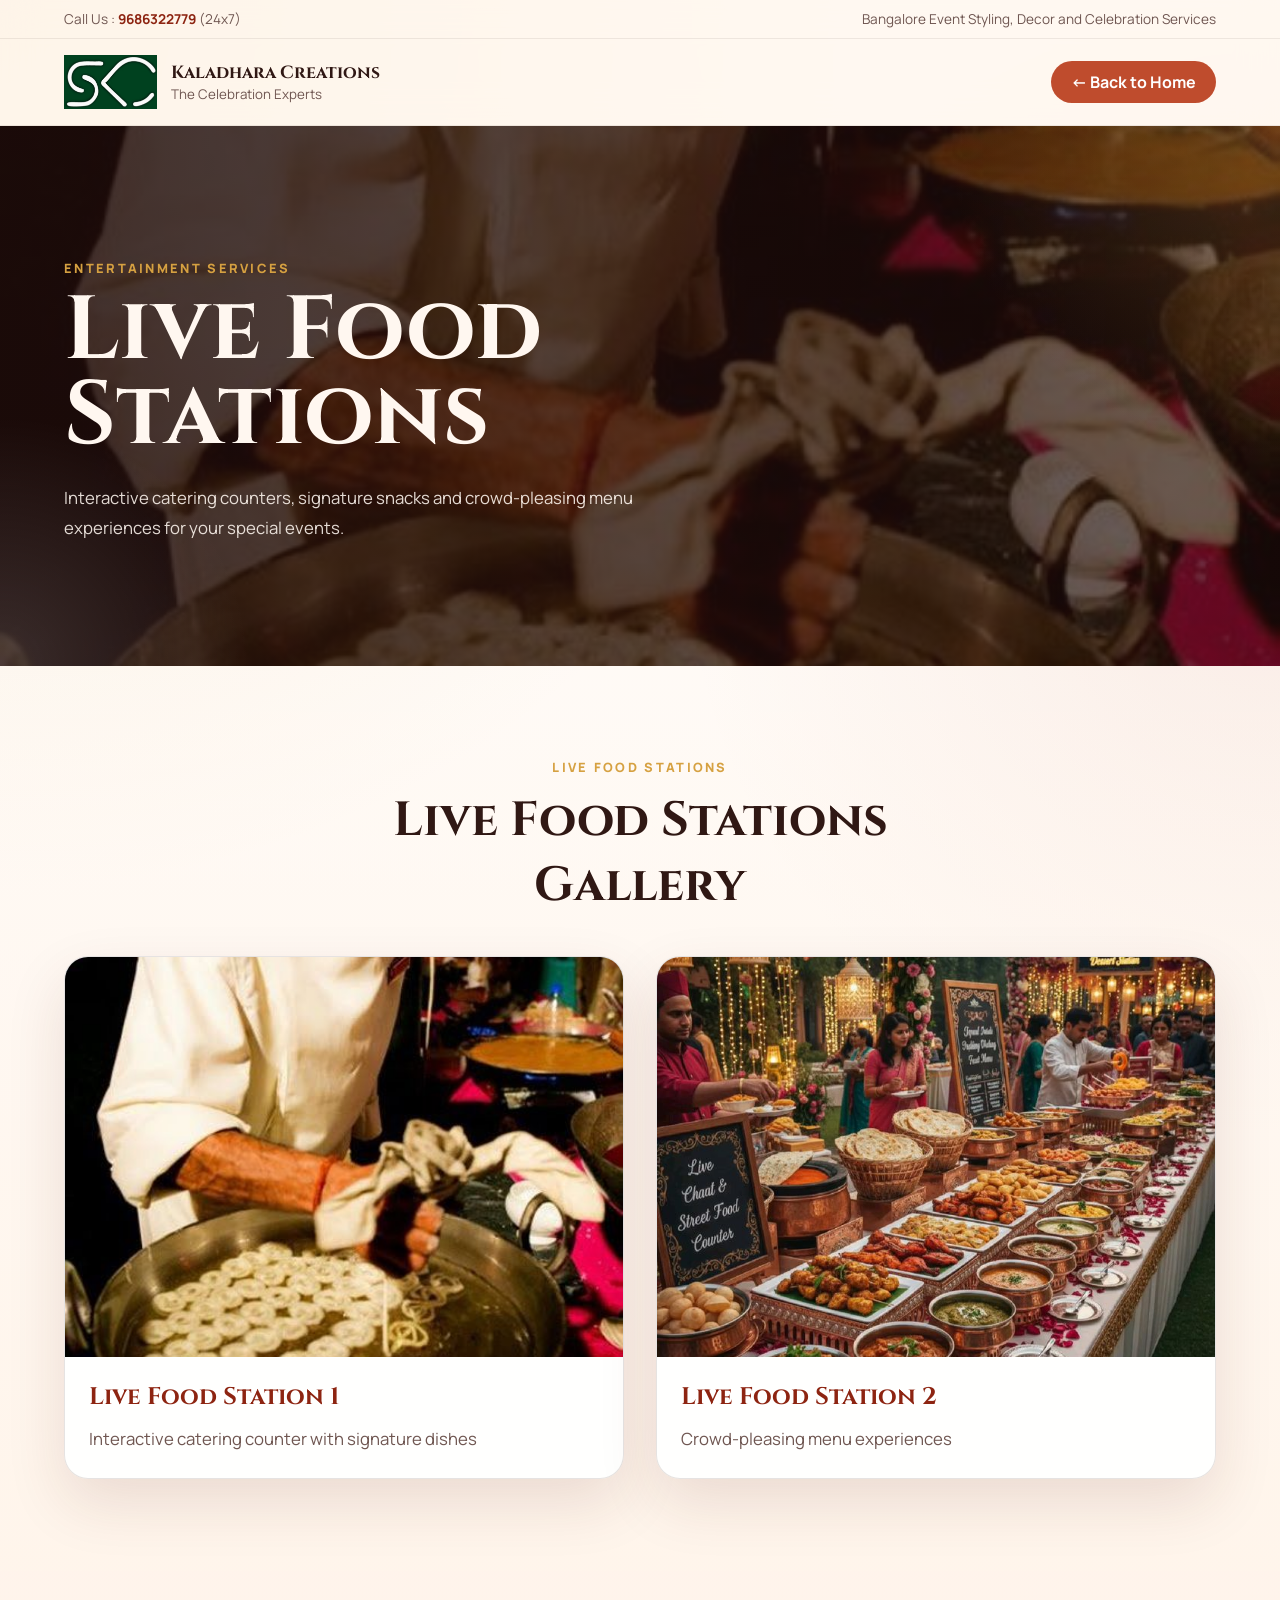
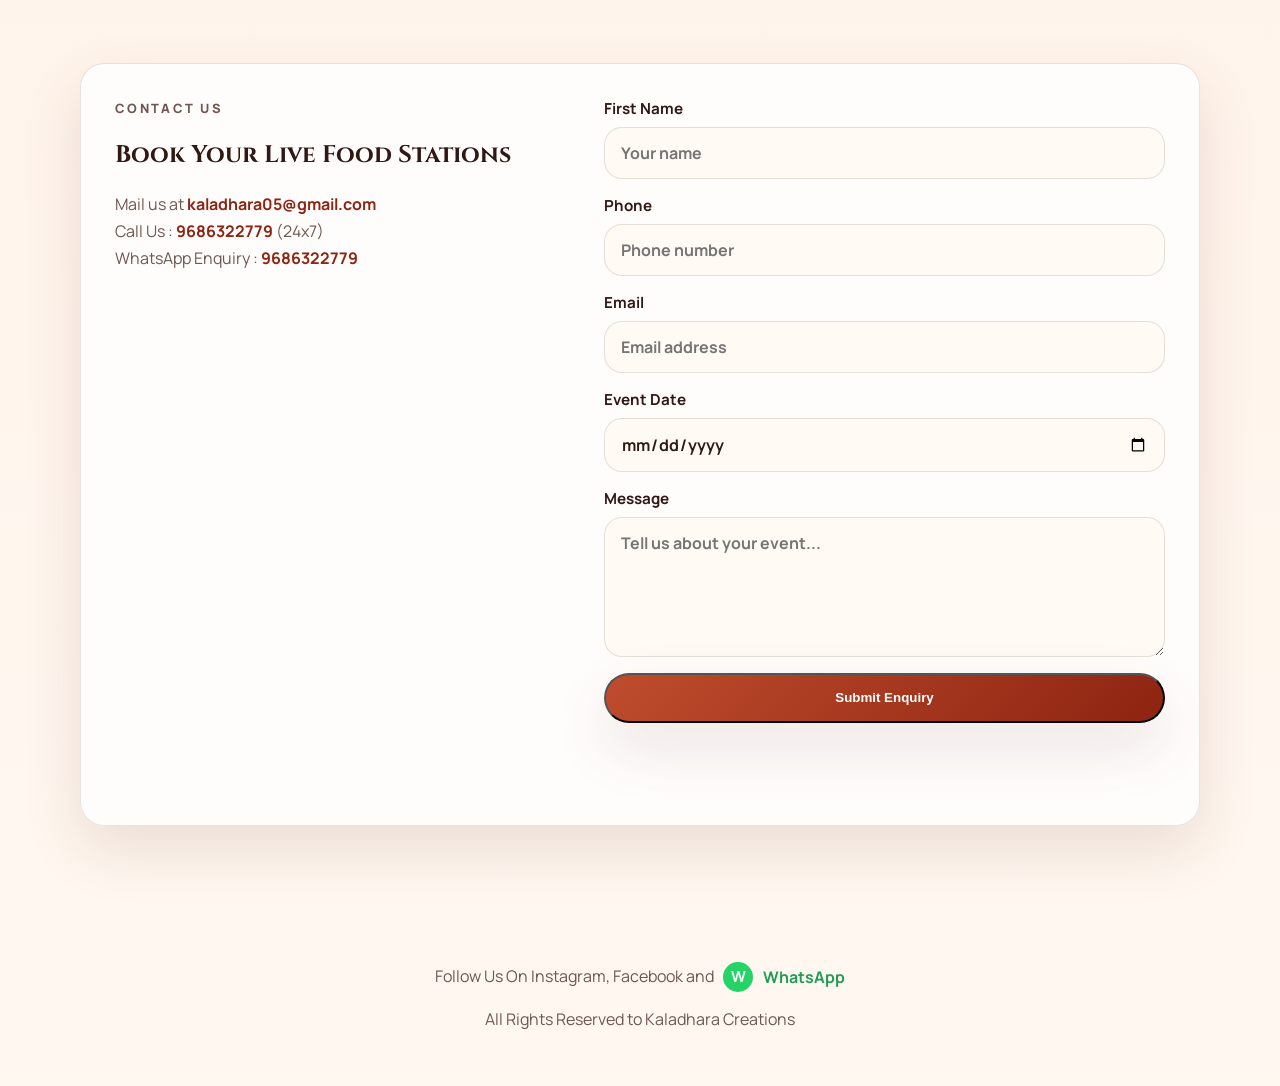
<file: food-stations.html>
<!DOCTYPE html>
<html lang="en">
<head>
  <meta charset="UTF-8">
  <meta name="viewport" content="width=device-width, initial-scale=1.0">
  <title>Live Food Stations | Kaladhara Creations</title>
  <link rel="preconnect" href="https://fonts.googleapis.com">
  <link rel="preconnect" href="https://fonts.gstatic.com" crossorigin>
  <link href="https://fonts.googleapis.com/css2?family=Cinzel:wght@500;600;700&family=Manrope:wght@400;500;600;700;800&display=swap" rel="stylesheet">
  <link rel="stylesheet" href="styles.css">
</head>
<body>
  <header class="site-header">
    <div class="top-strip">
      <span>Call Us : <a href="tel:9686322779">9686322779</a> (24x7)</span>
      <span>Bangalore Event Styling, Decor and Celebration Services</span>
    </div>
    <nav class="nav-wrap">
      <a class="brand" href="index.html" aria-label="Kaladhara Creations home">
        <img src="logo.jpg.png" alt="Kaladhara Creations Logo" class="brand-logo">
        <span class="brand-copy">
          <strong>Kaladhara Creations</strong>
          <small>The Celebration Experts</small>
        </span>
      </a>
      <a href="index.html" class="back-link">← Back to Home</a>
    </nav>
  </header>

  <main>
    <section class="hero wedding-hero" style="background: linear-gradient(90deg, rgba(31, 12, 10, 0.85), rgba(31, 12, 10, 0.65)), url('livefood.jpg') center/cover no-repeat;">
      <div class="hero-overlay"></div>
      <div class="hero-inner">
        <p class="eyebrow">Entertainment Services</p>
        <h1>Live Food Stations</h1>
        <p class="hero-copy">
          Interactive catering counters, signature snacks and crowd-pleasing menu experiences for your special events.
        </p>
      </div>
    </section>

    <section class="section reception-gallery" id="livefood">
      <div class="section-heading">
        <p class="eyebrow">Live Food Stations</p>
        <h2>Live Food Stations Gallery</h2>
      </div>
      <div class="reception-grid">
        <article class="reception-card">
          <img src="livefood.jpg" alt="Live Food Station 1">
          <div class="reception-info">
            <h3>Live Food Station 1</h3>
            <p>Interactive catering counter with signature dishes</p>
          </div>
        </article>
        <article class="reception-card">
          <img src="livefood1.jpg" alt="Live Food Station 2">
          <div class="reception-info">
            <h3>Live Food Station 2</h3>
            <p>Crowd-pleasing menu experiences</p>
          </div>
        </article>
      </div>
    </section>

    <section class="section contact" id="contact">
      <div class="contact-card">
        <div class="contact-copy">
          <p class="eyebrow">Contact Us</p>
          <h2>Book Your Live Food Stations</h2>
          <p>Mail us at <a href="mailto:kaladhara05@gmail.com">kaladhara05@gmail.com</a></p>
          <p>Call Us : <a href="tel:9686322779">9686322779</a> (24x7)</p>
          <p>
            WhatsApp Enquiry :
            <a href="https://wa.me/919686322779" target="_blank" rel="noopener noreferrer">9686322779</a>
          </p>
        </div>
        <form class="contact-form" id="contactForm" action="https://formsubmit.co/kaladhara05@gmail.com" method="POST">
          <input type="hidden" name="_subject" value="New Live Food Stations Enquiry - Kaladhara Creations">
          <input type="hidden" name="_captcha" value="false">
          <input type="hidden" name="_template" value="table">
          <label>
            <span>First Name</span>
            <input type="text" name="name" placeholder="Your name" required>
          </label>
          <label>
            <span>Phone</span>
            <input type="tel" name="phone" placeholder="Phone number" required>
          </label>
          <label>
            <span>Email</span>
            <input type="email" name="email" placeholder="Email address" required>
          </label>
          <label>
            <span>Event Date</span>
            <input type="date" name="date" required>
          </label>
          <label>
            <span>Message</span>
            <textarea name="message" placeholder="Tell us about your event..." rows="5" required></textarea>
          </label>
          <button class="btn btn-primary" type="submit">Submit Enquiry</button>
          <p class="form-status" id="formStatus" aria-live="polite"></p>
        </form>
      </div>
    </section>
  </main>

  <footer class="site-footer">
    <p>
      Follow Us On Instagram, Facebook and
      <a class="whatsapp-link" href="https://wa.me/919686322779" target="_blank" rel="noopener noreferrer" aria-label="Contact us on WhatsApp">
        <span class="whatsapp-icon" aria-hidden="true">W</span>
        <span>WhatsApp</span>
      </a>
    </p>
    <p>All Rights Reserved to Kaladhara Creations</p>
  </footer>

  <script src="script.js"></script>
</body>
</html>
</file>
<file: styles.css>
:root {
  --bg: #fff7ef;
  --surface: #fffaf4;
  --surface-strong: #ffffff;
  --text: #301814;
  --muted: #6f5651;
  --accent: #bf4c2d;
  --accent-strong: #8d2411;
  --gold: #d6a141;
  --border: rgba(48, 24, 20, 0.12);
  --shadow: 0 24px 60px rgba(93, 36, 22, 0.12);
  --radius: 24px;
}

* {
  box-sizing: border-box;
}

html {
  scroll-behavior: smooth;
}

body {
  margin: 0;
  font-family: "Manrope", sans-serif;
  color: var(--text);
  background:
    radial-gradient(circle at top left, rgba(214, 161, 65, 0.28), transparent 30%),
    radial-gradient(circle at right 20%, rgba(191, 76, 45, 0.16), transparent 24%),
    linear-gradient(180deg, #fff9f1 0%, #fff3ea 50%, #fff8f1 100%);
}

img {
  display: block;
  max-width: 100%;
}

a {
  color: inherit;
  text-decoration: none;
}

.site-header {
  position: sticky;
  top: 0;
  z-index: 20;
  backdrop-filter: blur(18px);
  background: rgba(255, 248, 241, 0.84);
  border-bottom: 1px solid rgba(48, 24, 20, 0.08);
}

.top-strip {
  display: flex;
  justify-content: space-between;
  gap: 16px;
  padding: 10px 5vw;
  font-size: 0.85rem;
  color: var(--muted);
  border-bottom: 1px solid rgba(48, 24, 20, 0.08);
}

.nav-wrap {
  display: flex;
  align-items: center;
  justify-content: space-between;
  gap: 24px;
  padding: 16px 5vw;
  flex-wrap: wrap;
  position: relative;
}

.brand {
  display: flex;
  align-items: center;
  gap: 14px;
}

.brand-logo {
  height: 54px;
  width: auto;
  object-fit: contain;
}

.brand-mark {
  display: grid;
  place-items: center;
  width: 54px;
  height: 54px;
  border-radius: 18px;
  background: linear-gradient(145deg, var(--gold), var(--accent));
  color: #fff;
  font-family: "Cinzel", serif;
  font-size: 1.1rem;
  font-weight: 700;
  box-shadow: var(--shadow);
}

.brand-copy {
  display: flex;
  flex-direction: column;
}

.brand-copy strong,
.hero h1,
.section-heading h2,
.contact-copy h2,
.testimonial-card h3,
.service-card h3,
.feature-card h3 {
  font-family: "Cinzel", serif;
}

.brand-copy strong {
  font-size: 1.1rem;
}

.brand-copy small {
  color: var(--muted);
}

.nav-links {
  display: flex;
  align-items: center;
  gap: 28px;
  font-weight: 600;
}

.nav-trigger {
  position: relative;
  border: 0;
  padding: 0;
  background: transparent;
  color: inherit;
  font: inherit;
  font-weight: 700;
  cursor: pointer;
}

.nav-trigger::after {
  content: "";
  position: absolute;
  left: 0;
  bottom: -6px;
  width: 100%;
  height: 2px;
  background: var(--accent);
  transform: scaleX(0);
  transform-origin: left;
  transition: transform 180ms ease;
}

.nav-trigger:hover::after,
.nav-trigger:focus-visible::after,
.nav-trigger.is-active::after {
  transform: scaleX(1);
}

.nav-trigger.is-active {
  color: var(--accent-strong);
}

.mega-menu {
  display: none;
  width: min(100%, 980px);
  margin-left: auto;
  padding: 0;
  border: 1px solid rgba(48, 24, 20, 0.16);
  border-radius: 28px;
  background: rgba(255, 250, 244, 0.98);
  box-shadow: var(--shadow);
  overflow: hidden;
}

.mega-menu.is-open {
  display: block;
}

.mega-panel {
  display: none;
  grid-template-columns: repeat(3, minmax(0, 1fr));
  gap: 14px 22px;
  padding: 28px 32px 30px;
}

.mega-panel.is-active {
  display: grid;
}

.mega-panel a {
  padding: 10px 0;
  color: var(--accent-strong);
  font-weight: 700;
  transition: transform 180ms ease, color 180ms ease;
}

.mega-panel a:hover,
.mega-panel a:focus-visible {
  color: var(--accent);
  transform: translateX(4px);
}

.mega-panel-gallery {
  grid-template-columns: repeat(5, minmax(0, 1fr)) !important;
  gap: 16px;
  padding: 24px;
}

.gallery-service-btn {
  display: flex;
  flex-direction: column;
  align-items: center;
  gap: 10px;
  padding: 12px;
  border: 1px solid var(--border);
  border-radius: 16px;
  background: rgba(255, 255, 255, 0.9);
  cursor: pointer;
  transition: transform 180ms ease, box-shadow 180ms ease, border-color 180ms ease;
}

.gallery-service-btn:hover,
.gallery-service-btn:focus-visible {
  transform: translateY(-4px);
  box-shadow: 0 12px 32px rgba(93, 36, 22, 0.16);
  border-color: var(--accent);
}

.gallery-service-btn img {
  width: 100%;
  height: 100px;
  object-fit: cover;
  border-radius: 12px;
}

.gallery-service-btn span {
  font-size: 0.85rem;
  font-weight: 700;
  color: var(--accent-strong);
  text-align: center;
}

.nav-toggle {
  display: none;
  border: 0;
  background: transparent;
  padding: 0;
  cursor: pointer;
}

.nav-toggle span {
  display: block;
  width: 24px;
  height: 2px;
  margin: 5px 0;
  background: var(--text);
}

.hero {
  position: relative;
  min-height: 88vh;
  padding: 100px 5vw 90px;
  display: grid;
  align-items: center;
  background:
    linear-gradient(90deg, rgba(31, 12, 10, 0.85), rgba(31, 12, 10, 0.65)),
    url("backdrop.jpg.jpeg") center/cover no-repeat;
  color: #fff7f0;
  overflow: hidden;
}

.hero-overlay {
  position: absolute;
  inset: 0;
  background:
    radial-gradient(circle at top right, rgba(214, 161, 65, 0.22), transparent 24%),
    radial-gradient(circle at left bottom, rgba(255, 255, 255, 0.14), transparent 18%);
}

.hero-inner {
  position: relative;
  max-width: 740px;
  animation: rise 700ms ease;
}

.eyebrow {
  margin: 0 0 12px;
  letter-spacing: 0.18em;
  text-transform: uppercase;
  font-size: 0.8rem;
  font-weight: 800;
  color: var(--gold);
}

.hero h1 {
  margin: 0;
  font-size: clamp(3rem, 7vw, 5.7rem);
  line-height: 0.95;
}

.hero-copy {
  max-width: 650px;
  margin: 24px 0 0;
  font-size: 1.05rem;
  line-height: 1.8;
  color: rgba(255, 247, 240, 0.88);
}

.hero-actions {
  display: flex;
  gap: 16px;
  margin-top: 32px;
}

.btn {
  display: inline-flex;
  align-items: center;
  justify-content: center;
  min-height: 50px;
  padding: 0 22px;
  border-radius: 999px;
  font-weight: 800;
  transition: transform 180ms ease, background 180ms ease, color 180ms ease;
}

.btn:hover,
.btn:focus-visible {
  transform: translateY(-2px);
}

.btn-primary {
  background: linear-gradient(135deg, var(--accent), var(--accent-strong));
  color: #fff;
  box-shadow: var(--shadow);
}

.btn-secondary {
  border: 1px solid rgba(255, 247, 240, 0.35);
  color: #fff7f0;
  background: rgba(255, 255, 255, 0.08);
}

.hero-points {
  display: flex;
  flex-wrap: wrap;
  gap: 12px;
  padding: 0;
  margin: 32px 0 0;
  list-style: none;
}

.hero-points li {
  padding: 10px 14px;
  border-radius: 999px;
  background: rgba(255, 255, 255, 0.12);
  border: 1px solid rgba(255, 255, 255, 0.16);
}

.section {
  padding: 92px 5vw;
}

.section-heading {
  max-width: 700px;
  margin: 0 auto 38px;
  text-align: center;
}

.section-heading h2 {
  margin: 0;
  font-size: clamp(2rem, 5vw, 3rem);
}

.section-heading.light h2,
.section-heading.light .eyebrow {
  color: #fff;
}

.cards-grid,
.feature-grid,
.gallery-grid,
.testimonial-grid,
.stats-grid {
  display: grid;
  gap: 24px;
}

.cards-grid {
  grid-template-columns: repeat(3, minmax(0, 1fr));
}

.service-card,
.feature-card,
.testimonial-card,
.contact-card {
  background: rgba(255, 255, 255, 0.78);
  border: 1px solid var(--border);
  border-radius: var(--radius);
  box-shadow: var(--shadow);
}

.service-card {
  overflow: hidden;
}

.service-card img {
  aspect-ratio: 4 / 3;
  object-fit: cover;
}

.feature-card img {
  width: 100%;
  aspect-ratio: 4 / 3;
  margin-bottom: 18px;
  border-radius: 18px;
  object-fit: cover;
}

.service-card div {
  padding: 20px;
}

.service-card h3,
.feature-card h3,
.testimonial-card h3 {
  margin: 0 0 10px;
  font-size: 1.3rem;
}

.service-card p,
.feature-card p,
.testimonial-card p,
.contact-copy p {
  margin: 0;
  color: var(--muted);
  line-height: 1.7;
}

.entertainment {
  background: linear-gradient(180deg, rgba(255, 255, 255, 0.48), rgba(255, 245, 235, 0.9));
}

.feature-grid {
  grid-template-columns: repeat(3, minmax(0, 1fr));
}

.feature-card {
  padding: 28px;
}

.stats {
  position: relative;
  color: #fff;
  background:
    linear-gradient(rgba(42, 15, 11, 0.82), rgba(42, 15, 11, 0.82)),
    url("https://static.wixstatic.com/media/fe2da7_f9ec054608b64e2296b994b73071c734~mv2.jpeg/v1/crop/x_0,y_1,w_1280,h_957/fill/w_1600,h_1000,al_c,q_80,usm_0.66_1.00_0.01,enc_avif,quality_auto/WhatsApp%20Image%202021-08-27%20at%207_09_09%20AM.jpeg") center/cover no-repeat;
}

.stats-grid {
  grid-template-columns: repeat(4, minmax(0, 1fr));
  max-width: 1080px;
  margin: 0 auto;
}

.stats-grid article {
  text-align: center;
  padding: 28px 18px;
  border-radius: 22px;
  background: rgba(255, 255, 255, 0.08);
  border: 1px solid rgba(255, 255, 255, 0.14);
}

.stats-grid strong {
  display: block;
  font-size: clamp(2rem, 5vw, 3.1rem);
  font-family: "Cinzel", serif;
}

.stats-grid span {
  color: rgba(255, 247, 240, 0.8);
}

.stats-note {
  margin: 28px 0 0;
  text-align: center;
  text-transform: uppercase;
  letter-spacing: 0.12em;
  font-weight: 700;
  color: rgba(255, 247, 240, 0.82);
}

.gallery-grid {
  grid-template-columns: repeat(4, minmax(0, 1fr));
}

.gallery-grid img {
  width: 100%;
  height: 300px;
  object-fit: cover;
  border-radius: 24px;
  box-shadow: var(--shadow);
}

.back-link {
  padding: 10px 20px;
  border-radius: 999px;
  background: var(--accent);
  color: #fff;
  font-weight: 700;
  transition: transform 180ms ease, background 180ms ease;
}

.back-link:hover {
  background: var(--accent-strong);
  transform: translateX(-4px);
}

.wedding-hero {
  background:
    linear-gradient(90deg, rgba(31, 12, 10, 0.76), rgba(31, 12, 10, 0.28)),
    url("wedding decor/wedding decor.jpg") center/cover no-repeat;
  min-height: 60vh;
}

.subsection-grid {
  display: grid;
  grid-template-columns: repeat(4, minmax(0, 1fr));
  gap: 24px;
}

.subsection-card {
  background: rgba(255, 255, 255, 0.9);
  border: 1px solid var(--border);
  border-radius: var(--radius);
  box-shadow: var(--shadow);
  overflow: hidden;
  cursor: pointer;
  transition: transform 180ms ease, box-shadow 180ms ease;
}

.subsection-card:hover {
  transform: translateY(-8px);
  box-shadow: 0 24px 60px rgba(93, 36, 22, 0.2);
}

.subsection-card img {
  width: 100%;
  height: 200px;
  object-fit: cover;
}

.subsection-content {
  padding: 20px;
}

.subsection-content h3 {
  margin: 0 0 10px;
  font-family: "Cinzel", serif;
  font-size: 1.3rem;
  color: var(--accent-strong);
}

.subsection-content p {
  margin: 0;
  color: var(--muted);
  line-height: 1.7;
}

.reception-gallery {
  background: linear-gradient(180deg, rgba(255, 255, 255, 0.48), rgba(255, 245, 235, 0.9));
}

.pathway-gallery {
  background: linear-gradient(180deg, rgba(255, 250, 240, 0.9), rgba(255, 255, 255, 0.48));
}

.bridal-gallery {
  background: linear-gradient(180deg, rgba(255, 245, 235, 0.9), rgba(255, 250, 240, 0.9));
}

.haldi-gallery {
  background: linear-gradient(180deg, rgba(255, 255, 255, 0.48), rgba(255, 245, 235, 0.9));
}

.mehendi-gallery {
  background: linear-gradient(180deg, rgba(255, 250, 240, 0.9), rgba(255, 255, 255, 0.48));
}

.reception-grid {
  display: grid;
  grid-template-columns: repeat(2, minmax(0, 1fr));
  gap: 32px;
  max-width: 1200px;
  margin: 0 auto;
}

.reception-card {
  background: rgba(255, 255, 255, 0.95);
  border: 1px solid var(--border);
  border-radius: var(--radius);
  box-shadow: var(--shadow);
  overflow: hidden;
  transition: transform 180ms ease, box-shadow 180ms ease;
}

.reception-card:hover {
  transform: translateY(-8px);
  box-shadow: 0 24px 60px rgba(93, 36, 22, 0.25);
}

.reception-card img {
  width: 100%;
  height: 400px;
  object-fit: cover;
}

.reception-info {
  padding: 24px;
}

.reception-info h3 {
  margin: 0 0 12px;
  font-family: "Cinzel", serif;
  font-size: 1.5rem;
  color: var(--accent-strong);
}

.reception-info p {
  margin: 0;
  color: var(--muted);
  line-height: 1.7;
  font-size: 1.05rem;
}


.testimonial-grid {
  grid-template-columns: repeat(3, minmax(0, 1fr));
}

.testimonial-card {
  padding: 28px;
}

.contact-card {
  max-width: 1120px;
  margin: 0 auto;
  padding: 34px;
  display: grid;
  grid-template-columns: 0.9fr 1.1fr;
  gap: 30px;
}

.contact-form {
  display: grid;
  gap: 16px;
}

.contact-form label {
  display: grid;
  gap: 8px;
  font-weight: 700;
}

.contact-form span {
  font-size: 0.95rem;
}

.contact-form input,
.contact-form textarea {
  width: 100%;
  border: 1px solid var(--border);
  border-radius: 18px;
  padding: 14px 16px;
  font: inherit;
  background: var(--surface);
  color: var(--text);
}

.contact-form input:focus,
.contact-form textarea:focus {
  outline: 2px solid rgba(191, 76, 45, 0.22);
  border-color: rgba(191, 76, 45, 0.34);
}

.top-strip a,
.contact-copy a {
  color: var(--accent-strong);
  font-weight: 700;
}

.form-status {
  min-height: 20px;
  font-weight: 700;
  color: var(--accent-strong);
}

.site-footer {
  padding: 28px 5vw 40px;
  text-align: center;
  color: var(--muted);
}

.footer-image {
  width: min(100%, 420px);
  margin: 0 auto 18px;
  border-radius: 22px;
  box-shadow: var(--shadow);
  object-fit: cover;
}

.whatsapp-link {
  display: inline-flex;
  align-items: center;
  gap: 10px;
  margin-left: 6px;
  color: #1f9d55;
  font-weight: 700;
}

.whatsapp-icon {
  display: inline-grid;
  place-items: center;
  width: 30px;
  height: 30px;
  border-radius: 999px;
  background: #25d366;
  color: #fff;
  font-size: 0.95rem;
  line-height: 1;
}

@keyframes rise {
  from {
    opacity: 0;
    transform: translateY(24px);
  }

  to {
    opacity: 1;
    transform: translateY(0);
  }
}

@media (max-width: 1100px) {
  .cards-grid,
  .feature-grid,
  .gallery-grid,
  .testimonial-grid,
  .stats-grid,
  .contact-card,
  .subsection-grid {
    grid-template-columns: repeat(2, minmax(0, 1fr));
  }

  .reception-grid {
    grid-template-columns: 1fr;
  }
}

@media (max-width: 760px) {
  .top-strip {
    display: none;
  }

  .nav-toggle {
    display: block;
  }

  .nav-links {
    position: absolute;
    top: calc(100% + 1px);
    left: 0;
    right: 0;
    display: none;
    flex-direction: column;
    align-items: flex-start;
    gap: 18px;
    padding: 20px 5vw 24px;
    background: rgba(255, 248, 241, 0.98);
    border-bottom: 1px solid rgba(48, 24, 20, 0.08);
  }

  .nav-links.open {
    display: flex;
  }

  .nav-trigger {
    font-size: 1rem;
  }

  .mega-menu {
    display: none;
    width: 100%;
    margin-top: 92px;
    border-radius: 22px;
  }

  .mega-menu.is-open {
    display: block;
  }

  .mega-panel,
  .mega-panel.is-active {
    grid-template-columns: 1fr;
    padding: 20px 5vw 24px;
  }

  .mega-panel-gallery {
    grid-template-columns: repeat(2, minmax(0, 1fr)) !important;
  }

  .hero {
    min-height: auto;
    padding-top: 84px;
  }

  .hero-actions {
    flex-direction: column;
  }

  .cards-grid,
  .feature-grid,
  .gallery-grid,
  .testimonial-grid,
  .stats-grid,
  .contact-card,
  .subsection-grid,
  .reception-grid {
    grid-template-columns: 1fr;
  }

  .section {
    padding: 72px 5vw;
  }
}
</file>
